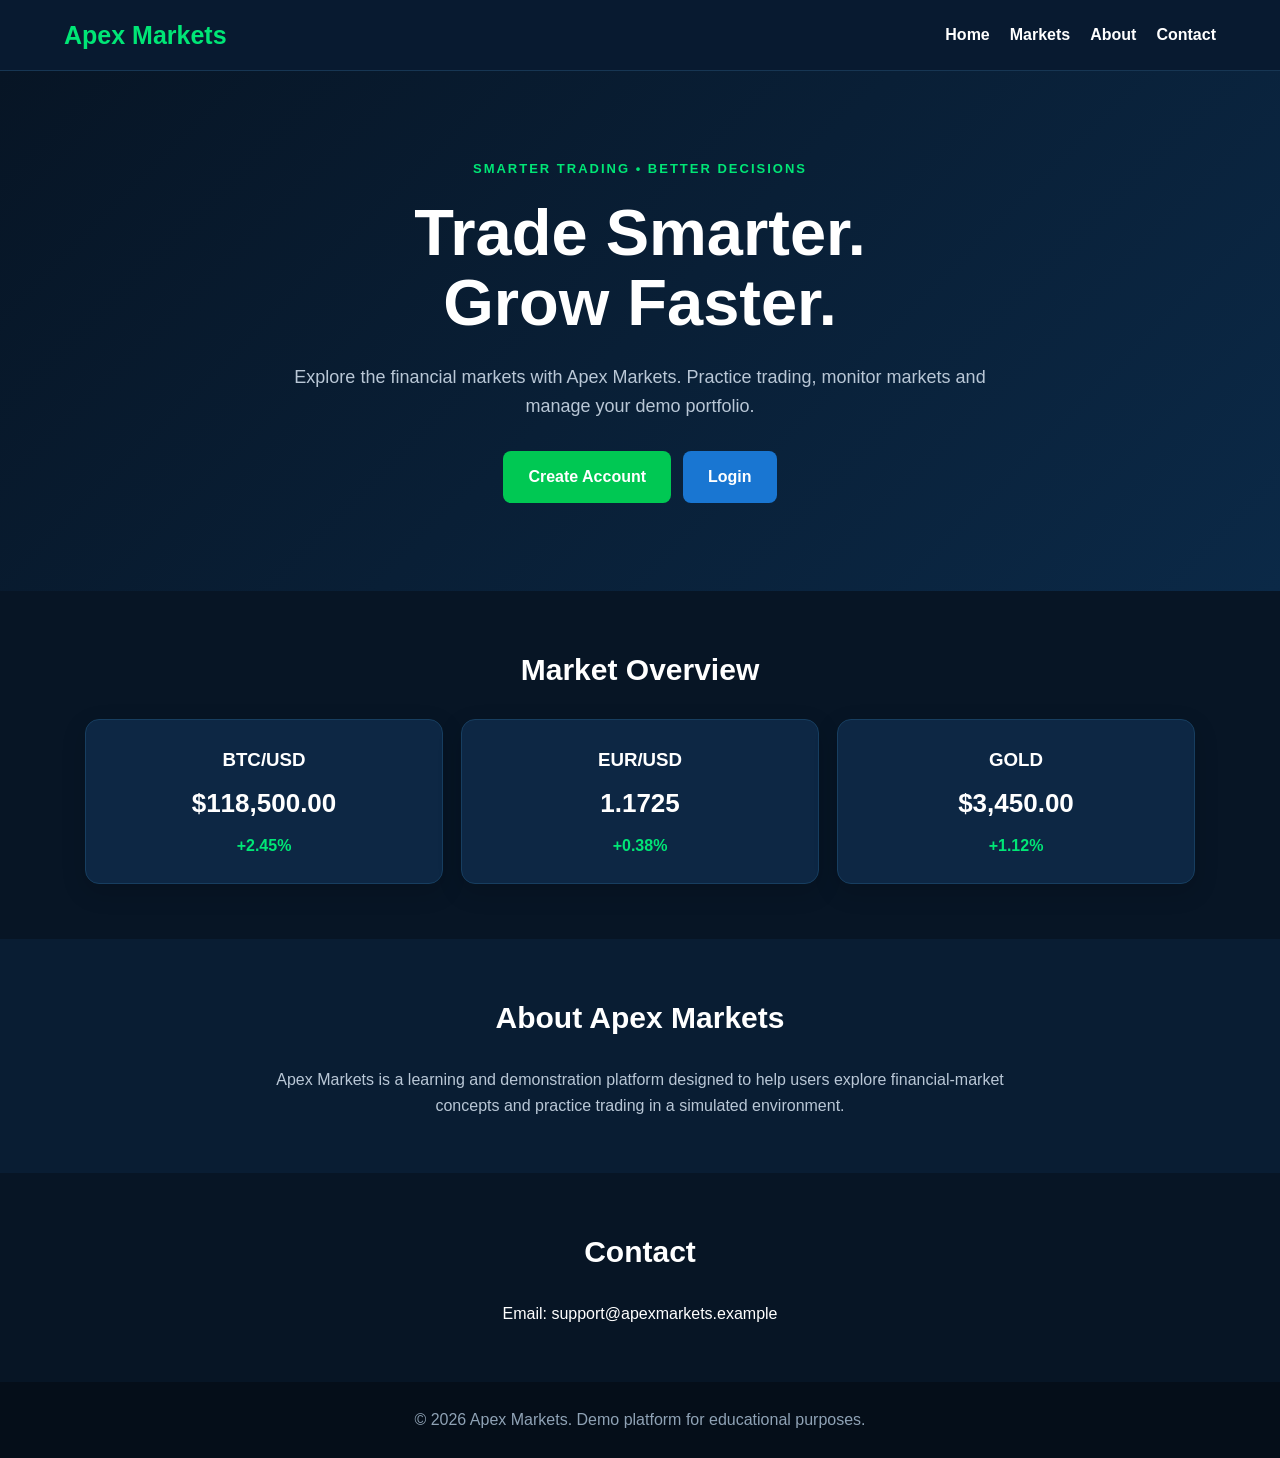
<file: index.html>
<!DOCTYPE html>
<html lang="en">
<head>
    <meta charset="UTF-8">
    <meta name="viewport" content="width=device-width, initial-scale=1.0">
    <title>Apex Markets</title>
    <link rel="stylesheet" href="style.css">
</head>

<body>

<header class="header">
    <div class="logo">Apex Markets</div>

    <nav class="menu">
        <a href="index.html">Home</a>
        <a href="#markets">Markets</a>
        <a href="#about">About</a>
        <a href="#contact">Contact</a>
    </nav>
</header>

<section class="hero">
    <div class="hero-content">
        <p class="tagline">SMARTER TRADING • BETTER DECISIONS</p>

        <h1>Trade Smarter.<br>Grow Faster.</h1>

        <p class="hero-text">
            Explore the financial markets with Apex Markets.
            Practice trading, monitor markets and manage your demo portfolio.
        </p>

        <div class="hero-buttons">
            <a href="signup.html" class="btn primary-btn">Create Account</a>
            <a href="login.html" class="btn secondary-btn">Login</a>
        </div>
    </div>
</section>

<section id="markets" class="section">
    <h2>Market Overview</h2>

    <div class="market-grid">

        <div class="market-card">
            <h3>BTC/USD</h3>
            <p class="price">$118,500.00</p>
            <span class="positive">+2.45%</span>
        </div>

        <div class="market-card">
            <h3>EUR/USD</h3>
            <p class="price">1.1725</p>
            <span class="positive">+0.38%</span>
        </div>

        <div class="market-card">
            <h3>GOLD</h3>
            <p class="price">$3,450.00</p>
            <span class="positive">+1.12%</span>
        </div>

    </div>
</section>

<section id="about" class="section about">
    <h2>About Apex Markets</h2>

    <p>
        Apex Markets is a learning and demonstration platform
        designed to help users explore financial-market concepts
        and practice trading in a simulated environment.
    </p>
</section>

<section id="contact" class="section">
    <h2>Contact</h2>

    <p>Email: support@apexmarkets.example</p>
</section>

<footer>
    <p>© 2026 Apex Markets. Demo platform for educational purposes.</p>
</footer>

</body>
</html>
</file>
<file: style.css>
* {
    margin: 0;
    padding: 0;
    box-sizing: border-box;
}

body {
    font-family: Arial, sans-serif;
    background: #071525;
    color: #ffffff;
    line-height: 1.6;
}

a {
    color: #00e676;
    text-decoration: none;
}

/* HEADER */

.header {
    background: #081a30;
    min-height: 70px;
    padding: 15px 5%;
    display: flex;
    justify-content: space-between;
    align-items: center;
    gap: 20px;
    border-bottom: 1px solid #173653;
}

.logo {
    font-size: 25px;
    font-weight: 800;
    color: #00e676;
}

.menu {
    display: flex;
    align-items: center;
    gap: 20px;
}

.menu a {
    color: #ffffff;
    font-weight: 600;
}

.menu a:hover {
    color: #00e676;
}

/* HERO */

.hero {
    min-height: 520px;
    padding: 70px 20px;
    display: flex;
    align-items: center;
    justify-content: center;
    text-align: center;
    background: linear-gradient(135deg, #071525, #0b2947);
}

.hero-content {
    width: 100%;
    max-width: 850px;
}

.tagline {
    color: #00e676;
    font-size: 13px;
    font-weight: bold;
    letter-spacing: 2px;
    margin-bottom: 18px;
}

.hero h1 {
    font-size: clamp(40px, 8vw, 65px);
    line-height: 1.08;
    margin-bottom: 25px;
}

.hero-text {
    max-width: 700px;
    margin: auto;
    color: #b9c7d6;
    font-size: 18px;
}

.hero-buttons {
    margin-top: 30px;
    display: flex;
    justify-content: center;
    gap: 12px;
    flex-wrap: wrap;
}

/* BUTTONS */

.btn {
    display: inline-block;
    padding: 13px 25px;
    border: none;
    border-radius: 8px;
    font-size: 16px;
    font-weight: bold;
    cursor: pointer;
    transition: 0.2s;
}

.primary-btn {
    background: #00c853;
    color: white;
}

.secondary-btn {
    background: #1976d2;
    color: white;
}

.btn:hover {
    transform: translateY(-1px);
    opacity: 0.9;
}

/* SECTIONS */

.section {
    width: 100%;
    max-width: 1150px;
    margin: auto;
    padding: 55px 20px;
    text-align: center;
}

.section h1 {
    margin-bottom: 8px;
}

.section h2 {
    font-size: 30px;
    margin-bottom: 25px;
}

/* MARKET GRID */

.market-grid {
    display: grid;
    grid-template-columns: repeat(3, 1fr);
    gap: 18px;
}

.market-card {
    background: #0d2744;
    border: 1px solid #173e60;
    border-radius: 14px;
    padding: 25px 20px;
    box-shadow: 0 8px 25px rgba(0, 0, 0, 0.15);
}

.market-card h3 {
    margin-bottom: 8px;
}

.price {
    font-size: 26px;
    font-weight: 800;
    margin: 8px 0;
}

.positive {
    color: #00e676;
    font-weight: bold;
}

/* ABOUT */

.about {
    max-width: none;
    background: #091d33;
}

.about p {
    max-width: 750px;
    margin: auto;
    color: #b9c7d6;
}

/* LOGIN / SIGNUP */

.login-box,
.signup-box {
    width: 100%;
    max-width: 420px;
    margin: 20px auto;
    padding: 30px;
    background: #0d2744;
    border: 1px solid #173e60;
    border-radius: 14px;
    box-shadow: 0 10px 30px rgba(0, 0, 0, 0.2);
}

.login-box p,
.signup-box p {
    color: #b9c7d6;
}

input,
select {
    width: 100%;
    padding: 14px;
    margin: 8px 0;
    border: 1px solid #294b69;
    border-radius: 8px;
    background: #071a2d;
    color: white;
    font-size: 16px;
    outline: none;
}

input:focus,
select:focus {
    border-color: #00e676;
}

/* TRADING TERMINAL */

.trading-panel {
    display: grid;
    grid-template-columns: 2fr 1fr;
    gap: 20px;
    align-items: stretch;
}

.chart-box,
.order-panel {
    background: #0d2744;
    border: 1px solid #173e60;
    border-radius: 14px;
    padding: 20px;
}

.chart-box {
    min-width: 0;
}

#tradingChart {
    width: 100%;
    height: 400px;
    display: block;
}

.order-panel {
    text-align: left;
}

.order-panel h3 {
    text-align: center;
}

.order-panel label {
    display: block;
    margin-top: 15px;
    margin-bottom: 4px;
    font-weight: bold;
}

.order-buttons {
    display: flex;
    gap: 10px;
    margin-top: 15px;
}

.order-buttons .btn {
    flex: 1;
}

/* POSITIONS & HISTORY */

#openPositions,
#tradeHistory {
    background: #0d2744;
    border: 1px solid #173e60;
    border-radius: 14px;
    padding: 20px;
    text-align: left;
}

.position-row,
.trade-row {
    padding: 16px;
    margin-bottom: 10px;
    border: 1px solid #244967;
    border-radius: 10px;
    background: #0a2139;
}

.close-btn {
    margin-top: 10px;
    background: #d32f2f;
    color: white;
    border: none;
    padding: 9px 16px;
    border-radius: 7px;
    cursor: pointer;
}

/* FOOTER */

footer {
    background: #050e19;
    color: #8fa2b5;
    text-align: center;
    padding: 25px 15px;
}

/* MOBILE */

@media (max-width: 800px) {

    .header {
        flex-direction: column;
        padding: 15px;
    }

    .menu {
        width: 100%;
        justify-content: center;
        flex-wrap: wrap;
        gap: 14px;
    }

    .market-grid {
        grid-template-columns: 1fr;
    }

    .trading-panel {
        grid-template-columns: 1fr;
    }

    #tradingChart {
        height: 300px;
    }
}

@media (max-width: 480px) {

    .section {
        padding: 40px 15px;
    }

    .hero {
        min-height: 480px;
        padding: 50px 15px;
    }

    .hero-text {
        font-size: 16px;
    }

    .hero-buttons {
        flex-direction: column;
    }

    .hero-buttons .btn {
        width: 100%;
    }

    .login-box,
    .signup-box {
        padding: 22px 18px;
    }

    .order-buttons {
        flex-direction: column;
    }

    .order-buttons .btn {
        width: 100%;
    }

    .price {
        font-size: 23px;
    }
}/* TRADING MODE */

.mode-switch {
    display: flex;
    align-items: center;
    justify-content: center;
    gap: 10px;
    flex-wrap: wrap;
    margin: 20px auto;
}

.mode-btn {
    padding: 10px 20px;
    border: 1px solid #315577;
    border-radius: 8px;
    background: #0d2744;
    color: white;
    cursor: pointer;
    font-weight: bold;
}

.mode-btn.active {
    background: #00c853;
    border-color: #00c853;
}

#modeMessage {
    color: #9fb2c5;
    margin-bottom: 20px;
}

.real-mode-notice {
    display: none;
    background: #382b08;
    border: 1px solid #806b20;
    border-radius: 12px;
    padding: 20px;
    margin-bottom: 20px;
    text-align: left;
}

.real-mode-notice h3 {
    margin-bottom: 8px;
}/* REAL ACCOUNT */

.real-account {
    display: none;
    background: #0d2744;
    border: 1px solid #806b20;
    border-radius: 14px;
    padding: 25px;
    margin-bottom: 25px;
    text-align: left;
}

.real-account-header {
    text-align: center;
    margin-bottom: 25px;
}

.real-account-header h2 {
    margin: 10px 0;
}

.real-account-header p {
    color: #b9c7d6;
}

.real-badge {
    display: inline-block;
    padding: 6px 12px;
    border-radius: 20px;
    background: #806b20;
    color: white;
    font-size: 12px;
    font-weight: bold;
}

.real-balance {
    background: #081a30;
    border-radius: 10px;
    padding: 20px;
    text-align: center;
    margin-bottom: 20px;
}

.real-balance span {
    display: block;
    color: #9fb2c5;
}

.real-balance strong {
    display: block;
    font-size: 32px;
    margin-top: 5px;
}

.real-actions {
    display: flex;
    gap: 12px;
    margin-bottom: 20px;
}

.real-actions .btn {
    flex: 1;
    text-align: center;
}

.security-box,
.transaction-box {
    background: #081a30;
    border-radius: 10px;
    padding: 20px;
    margin-top: 15px;
}

.security-box h3,
.transaction-box h3 {
    margin-bottom: 12px;
}

.security-box p {
    margin: 8px 0;
    color: #cbd5e1;
}/* PROFILE */

.profile-box {
    background: #0d2744;
    border: 1px solid #173e60;
    border-radius: 14px;
    padding: 30px;
    max-width: 500px;
    margin: 0 auto 25px;
}

.profile-icon {
    width: 75px;
    height: 75px;
    margin: 0 auto 15px;
    border-radius: 50%;
    background: #173e60;
    display: flex;
    align-items: center;
    justify-content: center;
    font-size: 35px;
}

.profile-box p {
    color: #9fb2c5;
}

.account-status {
    margin-top: 20px;
    padding: 15px;
    background: #081a30;
    border-radius: 10px;
}

.account-status span {
    display: block;
    color: #9fb2c5;
    font-size: 12px;
}

.account-status strong {
    display: block;
    color: #00e676;
    font-size: 18px;
    margin-top: 4px;
}

.profile-details {
    background: #0d2744;
    border: 1px solid #173e60;
    border-radius: 14px;
    padding: 25px;
    max-width: 700px;
    margin: 20px auto;
    text-align: left;
}

.profile-details h2 {
    margin-bottom: 15px;
}

.profile-details p {
    color: #b9c7d6;
}

.detail-row {
    display: flex;
    justify-content: space-between;
    gap: 20px;
    padding: 15px 0;
    border-bottom: 1px solid #173e60;
}

.detail-row span {
    color: #9fb2c5;
}

.pending {
    color: #ffc107;
}

@media (max-width: 500px) {

    .detail-row {
        flex-direction: column;
        gap: 4px;
    }

}
</file>
